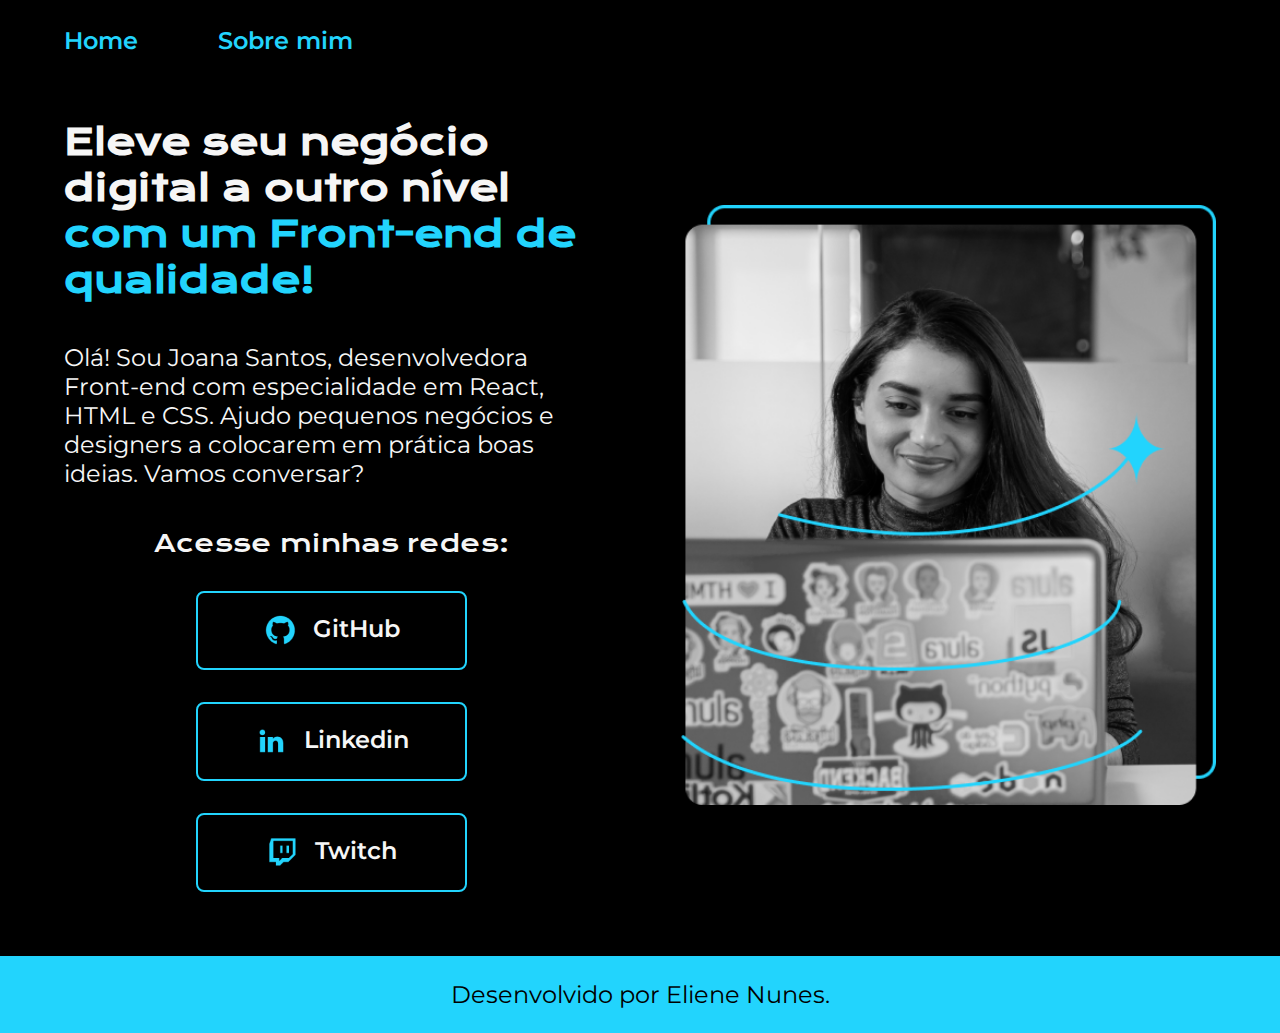
<file: index.html>
<!DOCTYPE html>
<html lang="pt-br">
<head>
    <meta charset="UTF-8">
    <meta http-equiv="X-UA-Compatible" content="IE=edge">
    <meta name="viewport" content="width=device-width, initial-scale=1.0">
    <title>Portfólio</title>
    <link rel="stylesheet" href="./styles/style.css">
</head>
<body>
    <header class="cabecalho">
        <nav class="cabecalho__menu">
            <a class="cabecalho__menu__link" href="index.html">Home</a>
            <a class="cabecalho__menu__link" href="about.html">Sobre mim</a>
        </nav>
    </header>
    <main class="apresentacao">
        <section class="apresentacao__conteudo">
            <h1 class="apresentacao__conteudo__titulo">Eleve seu negócio digital a outro nível <strong class="titulo__destaque">com um Front-end de qualidade!</strong></h1>
            <p class="apresentacao__conteudo__texto">Olá! Sou Joana Santos, desenvolvedora Front-end com especialidade em React, HTML e CSS. Ajudo pequenos negócios e designers a colocarem em prática boas ideias. Vamos conversar?</p>
            <div class="apresentacao__links">
                <h2 class="apresentacao__links__subtitulo">Acesse minhas redes:</h2>
                <a class="apresentacao__links__navegacao" href="https://github.com/">
                    <img src="./assets/github.png" alt="Ícone do GitHub.">
                    GitHub
                </a>
                <a class="apresentacao__links__navegacao" href="https://br.linkedin.com/">
                    <img src="./assets/linkedin.png" alt="ícone do LinkedIn.">
                    Linkedin
                </a>
                <a class="apresentacao__links__navegacao" href="https://www.twitch.tv/">
                    <img src="./assets/twitch.png" alt="Ícone da Twitch.">
                    Twitch
                </a>
            </div>
        </section>
            <img class="apresentacao__imagem" src="./assets/imagem.png" alt="Foto da Joana Santos programando.">
    </main>
    <footer class="rodape">
        <p>Desenvolvido por Eliene Nunes.</p>
    </footer>
</body>
</html>
</file>
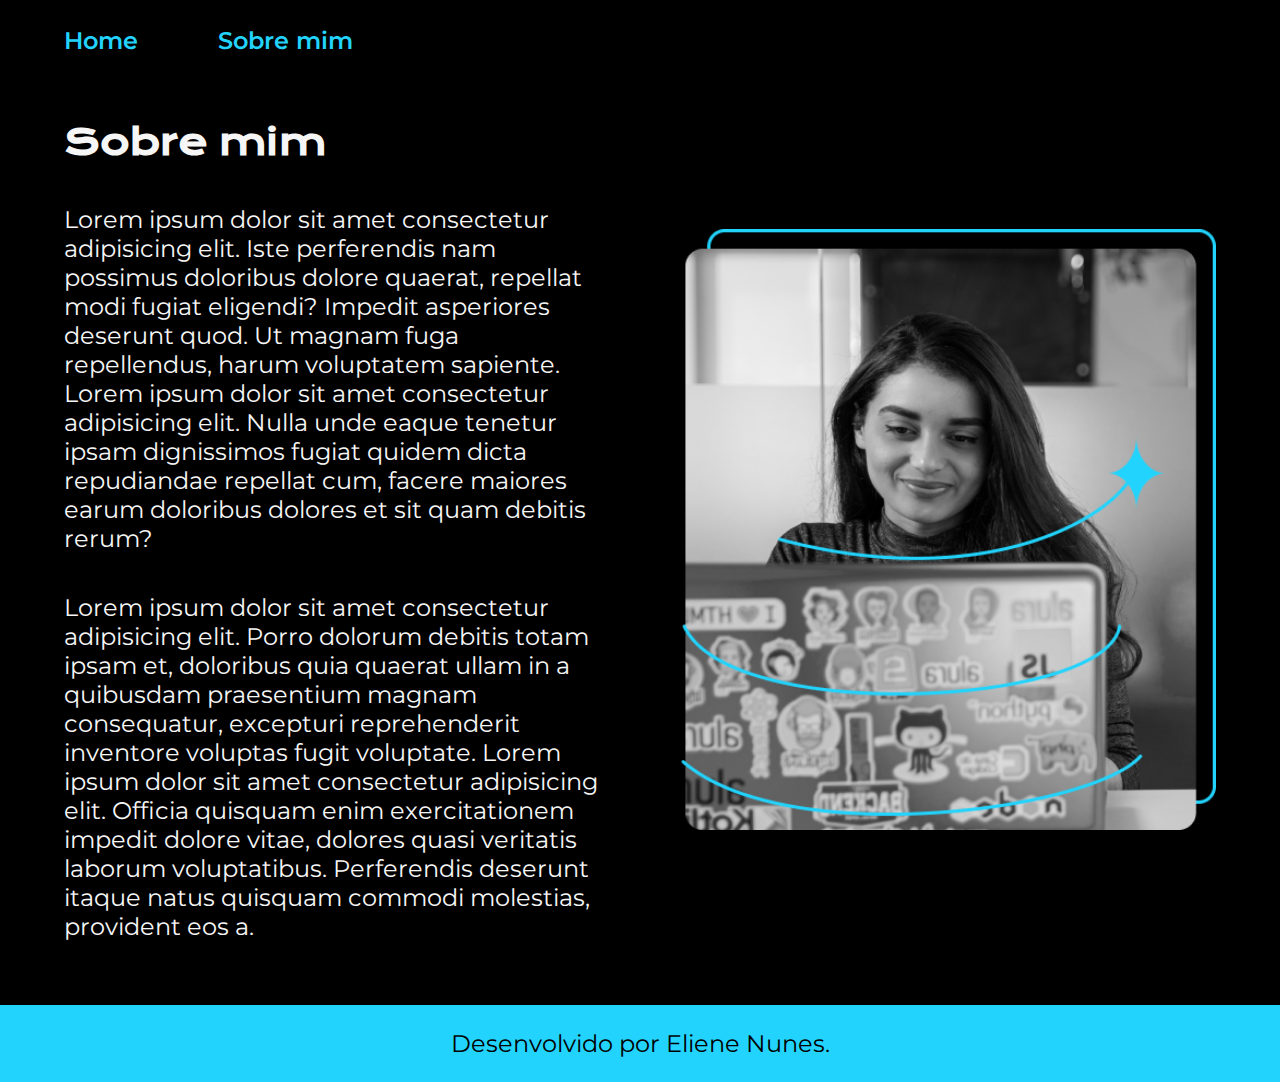
<file: about.html>
<!DOCTYPE html>
<html lang="pt-br">
<head>
    <meta charset="UTF-8">
    <meta name="viewport" content="width=device-width, initial-scale=1.0">
    <title>Sobre mim</title>
    <link rel="stylesheet" href="./styles/style.css">
</head>
<body>
    <header class="cabecalho">
        <nav class="cabecalho__menu">
            <a class="cabecalho__menu__link" href="index.html">Home</a>
            <a class="cabecalho__menu__link" href="about.html">Sobre mim</a>
        </nav>
    </header>
    <main class="apresentacao">
        <section class="apresentacao__conteudo">
            <h1 class="apresentacao__conteudo__titulo">Sobre mim</h1>
            <p class="apresentacao__conteudo__texto">Lorem ipsum dolor sit amet consectetur adipisicing elit. Iste perferendis nam possimus doloribus dolore quaerat, repellat modi fugiat eligendi? Impedit asperiores deserunt quod. Ut magnam fuga repellendus, harum voluptatem sapiente. Lorem ipsum dolor sit amet consectetur adipisicing elit. Nulla unde eaque tenetur ipsam dignissimos fugiat quidem dicta repudiandae repellat cum, facere maiores earum doloribus dolores et sit quam debitis rerum?</p>
            <p class="apresentacao__conteudo__texto">Lorem ipsum dolor sit amet consectetur adipisicing elit. Porro dolorum debitis totam ipsam et, doloribus quia quaerat ullam in a quibusdam praesentium magnam consequatur, excepturi reprehenderit inventore voluptas fugit voluptate. Lorem ipsum dolor sit amet consectetur adipisicing elit. Officia quisquam enim exercitationem impedit dolore vitae, dolores quasi veritatis laborum voluptatibus. Perferendis deserunt itaque natus quisquam commodi molestias, provident eos a.</p>
        </section>
        <img class="apresentacao__imagem" src="./assets/imagem.png" alt="Foto da Joana Santos programando.">
    </main>
    <footer class="rodape">
        <p>Desenvolvido por Eliene Nunes.</p>
    </footer>
</body>
</html>
</file>
<file: styles/style.css>
@import url('https://fonts.googleapis.com/css2?family=Krona+One&family=Montserrat:ital,wght@0,100..900;1,100..900&display=swap');

:root {
    --cor-primaria: #000;
    --cor-secundaria: #F6F6F6;
    --cor-terciaria: #22D4FD;
    --cor-hover: #272727;

    --fonte-primaria: 'Krona One', sans-serif;
    --fonte-secundaria: 'Montserrat', sans-serif;
}

* {
    margin: 0;
    padding: 0;
}

body {
    background-color: var(--cor-primaria);
    color: var(--cor-secundaria);
    box-sizing: border-box;
}

.cabecalho {
    padding: 2% 0 0 5%;
}

.cabecalho__menu {
    display: flex;
    gap: 80px;
}

.cabecalho__menu__link {
    font-family: var(--fonte-secundaria);
    font-size: 1.5rem;
    color: var(--cor-terciaria);
    font-weight: 600;
    text-decoration: none;
}

.apresentacao {
    display: flex;
    align-items: center;
    justify-content: space-between;
    padding: 5% 5%;
    gap: 82px;
}

.apresentacao__conteudo {
    width: 50%;
    display: flex;
    flex-direction: column;
    gap: 40px;
}

.apresentacao__conteudo__titulo {
    font-size: 2.25rem;
    font-family: var(--fonte-primaria);
}

.titulo__destaque {
    color:var(--cor-terciaria);
} 

.apresentacao__conteudo__texto {
    font-size: 1.5rem;
    font-family: var(--fonte-secundaria);
}

.apresentacao__links {
    display: flex;
    flex-direction: column;
    justify-content: space-between;
    align-items: center;
    gap: 32px;
}

.apresentacao__links__subtitulo {
    font-family: var(--fonte-primaria);
    font-weight: 400;
    font-size: 1.5rem;
}

.apresentacao__links__navegacao {
    color: var(--cor-secundaria);
    width: 50%;
    text-align: center;
    border: 2px solid var(--cor-terciaria);
    border-radius: 8px;
    font-size: 1.5rem;
    padding: 21.5px 0;
    text-decoration: none;
    font-family: 'Montserrat', sans-serif;
    font-weight: 600;
    display: flex;
    justify-content: center;
    gap: 16px;
}

.apresentacao__links__link:hover {
    background-color: var(--cor-hover);
}

.apresentacao__imagem {
    width: 50%;
}

.rodape {
    background-color: var(--cor-terciaria);
    font-family: var(--fonte-secundaria);
    color: var(--cor-primaria);
    text-align: center;
    font-size: 1.5rem;
    padding: 24px;
    font-weight: 400;
}

@media (max-width: 1200px) {
    .cabecalho {
        padding: 10%;
    }

    .cabecalho__menu {
        justify-content: center;
    }

    .apresentacao {
        flex-direction: column-reverse;
        padding: 5%;
    }

    .apresentacao__conteudo {
        width: auto;
    }
}
</file>
